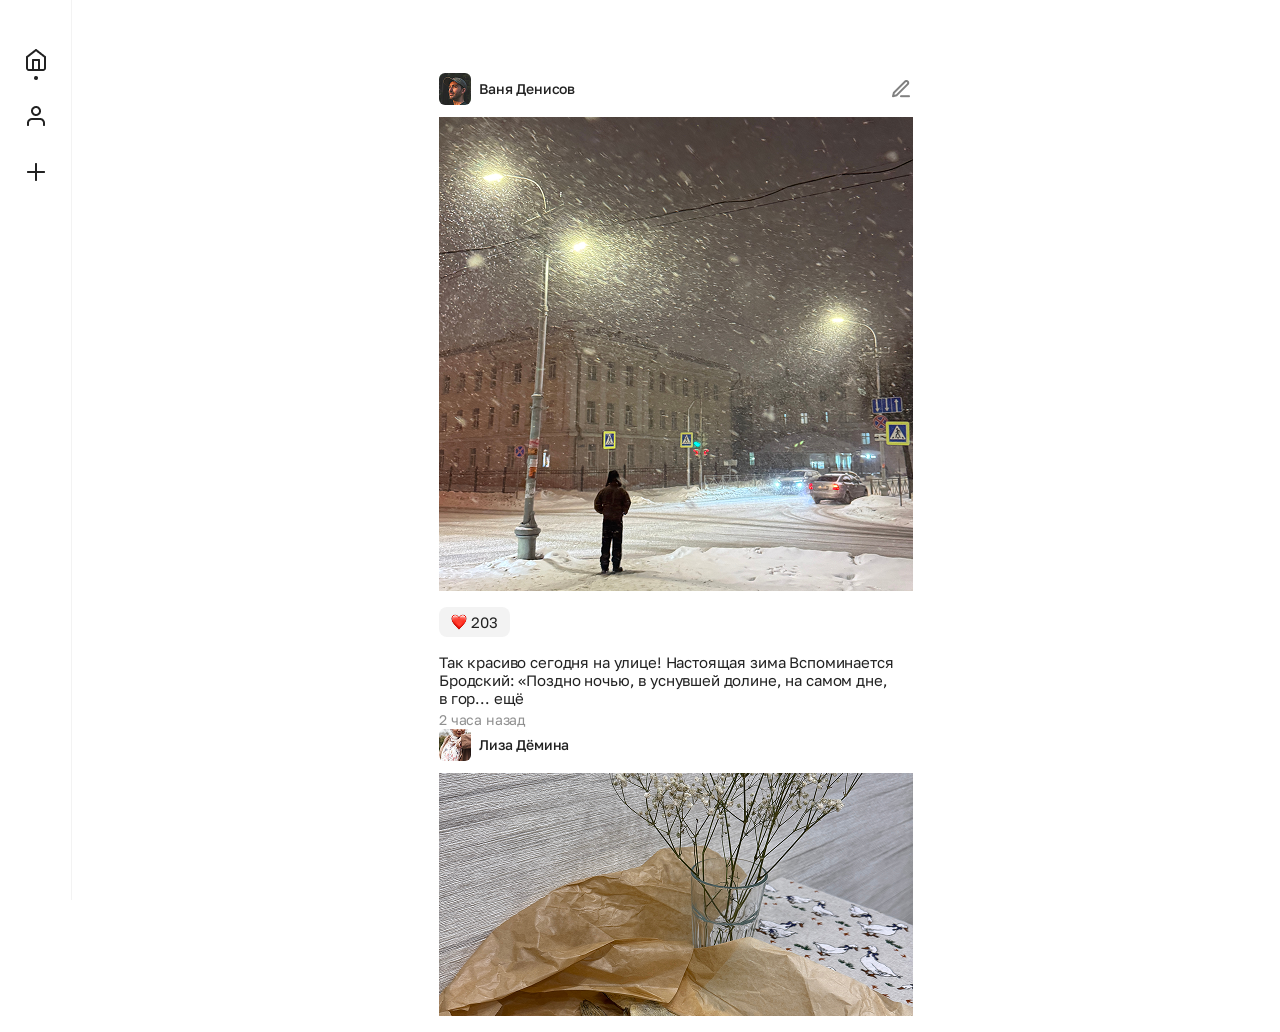
<file: home/index.html>
<!DOCTYPE html>
<html lang="ru">
<head>
    <meta charset="UTF-8">
    <meta name="viewport" content="width=device-width, initial-scale=1.0">
    <title>Лента</title>
    <link href="style.css" rel="stylesheet">
</head>
<body>
    <header class="sidebar">
        <ul class="sidebar__list">
            <li class="sidebar__item">
                <a href="#">
                    <img src="assets/home.png" alt="Главная">
                </a>
            </li>
            <li class="sidebar__item">
                <a href="#">
                    <img src="assets/profile.png" alt="Профиль">
                </a>
            </li>
            <li class="sidebar__item">
                <a href="#">
                    <img src="assets/plus.png" alt="Добавить">
                </a>
            </li>
        </ul>
    </header>

    <main class="feed">
        <div class="post">
            <header class="post__header">
                <div class="post__user">
                    <img src="assets/avatar1.png" alt="Ваня Денисов" class="post__avatar"><span class="post__username">Ваня Денисов</span>
                </div>
                <img src="assets/edit.png" alt="Редактировать" class="post__edit-icon">
            </header>

            <div class="post__content">
                <img src="assets/snow_city.png" alt="Снег в городе" class="post__image">
            </div>

            <div class="post__footer">
                <div class="post__likes">
                    <img src="assets/heart.png" alt="Лайк">
                    <span>203</span>
                </div>

                <p class="post__text">
                    Так красиво сегодня на улице! Настоящая зима Вспоминается Бродский: «Поздно ночью, в уснувшей долине, на самом дне, в гор...
                    <span class="post__more">ещё</span>
                </p>

                <p class="post__date">2 часа назад</p>
            </div>   
        </div>    
        <div class="post">
            <header class="post__header">
                <div class="post__user">
                    <img src="assets/avatar2.png" alt="Лиза Дёмина" class="post__avatar">
                    <span class="post__username">Лиза Дёмина</span>
                </div>
            </header>
            <div class="post__content">
                <img src="assets/flowers.png" alt="Цветы на столе" class="post__main-image">
            </div>
        </div>
    </main>
</body>
</html>
</file>
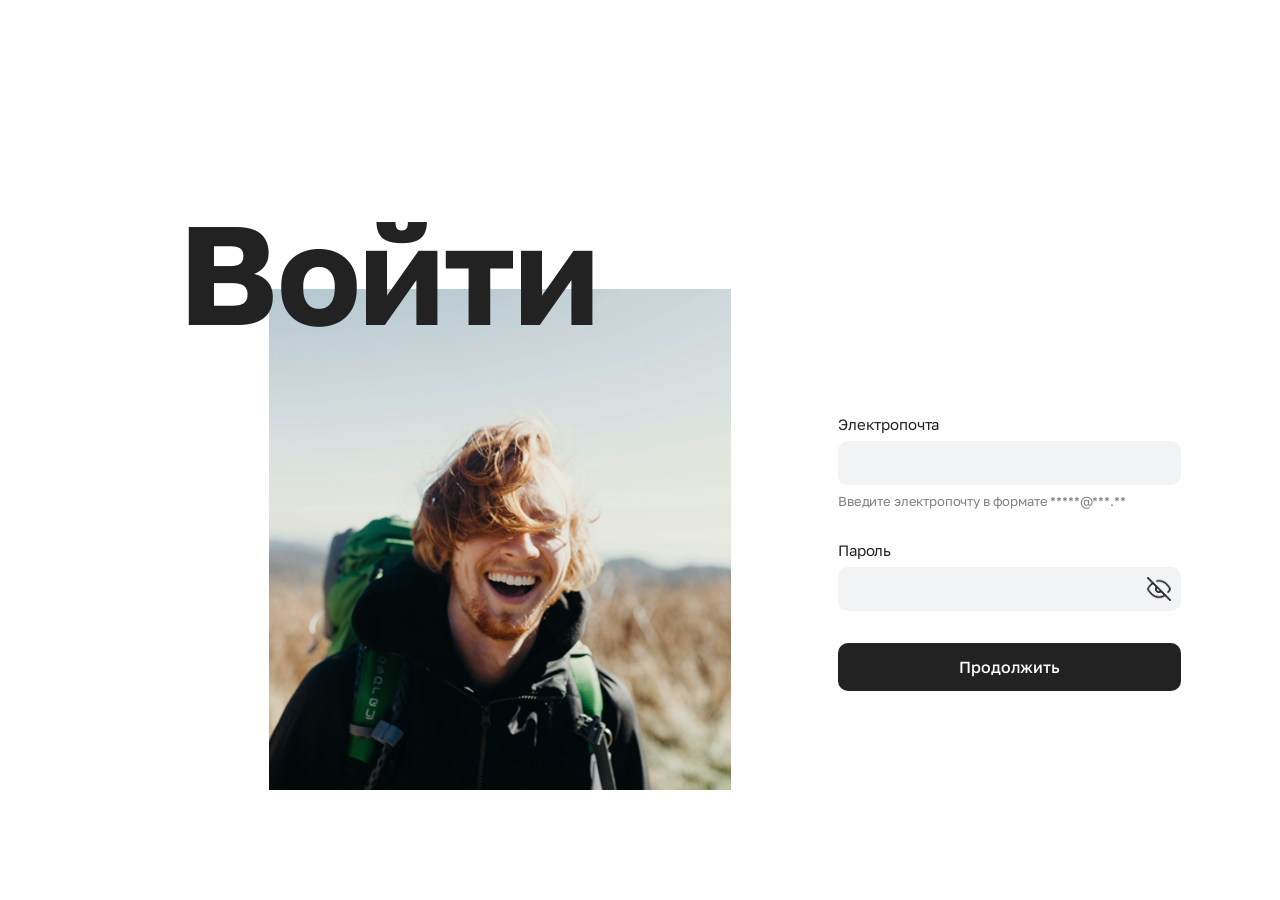
<file: login/index.html>
﻿<!DOCTYPE html>
<html lang="ru">
<head>
    <meta charset="UTF-8">
    <meta name="viewport" content="width=device-width, initial-scale=1.0">
    <title>Авторизация</title>
    <link href="style.css" rel="stylesheet">
</head>
<body>
    <main class="auth">
        <div class="auth__header">
            <h1 class="auth__title">Войти</h1>
            <div class="auth__image-wrapper">
                <img src="assets/auth_background.png" class="auth__image" alt="Портрет пользователя">
            </div>
        </div>

        <div class="auth__content">
            <form class="auth__form" action="#" method="post">
                <div class="auth__field">
                    <label class="auth__label" for="email">Электропочта</label>
                    <input type="email" class="auth__input" id="email">
                    <span class="auth__hint">Введите электропочту в формате *****@***.**</span>
                </div>

                <div class="auth__field">
                    <label class="auth__label" for="pass">Пароль</label>
                    <input class="auth__input auth__input_type_password" type="password" id="pass">
                </div>

                <button type="submit" class="auth__button">Продолжить</button>
            </form>
        </div>
    </main>
</body>
</html>
</file>
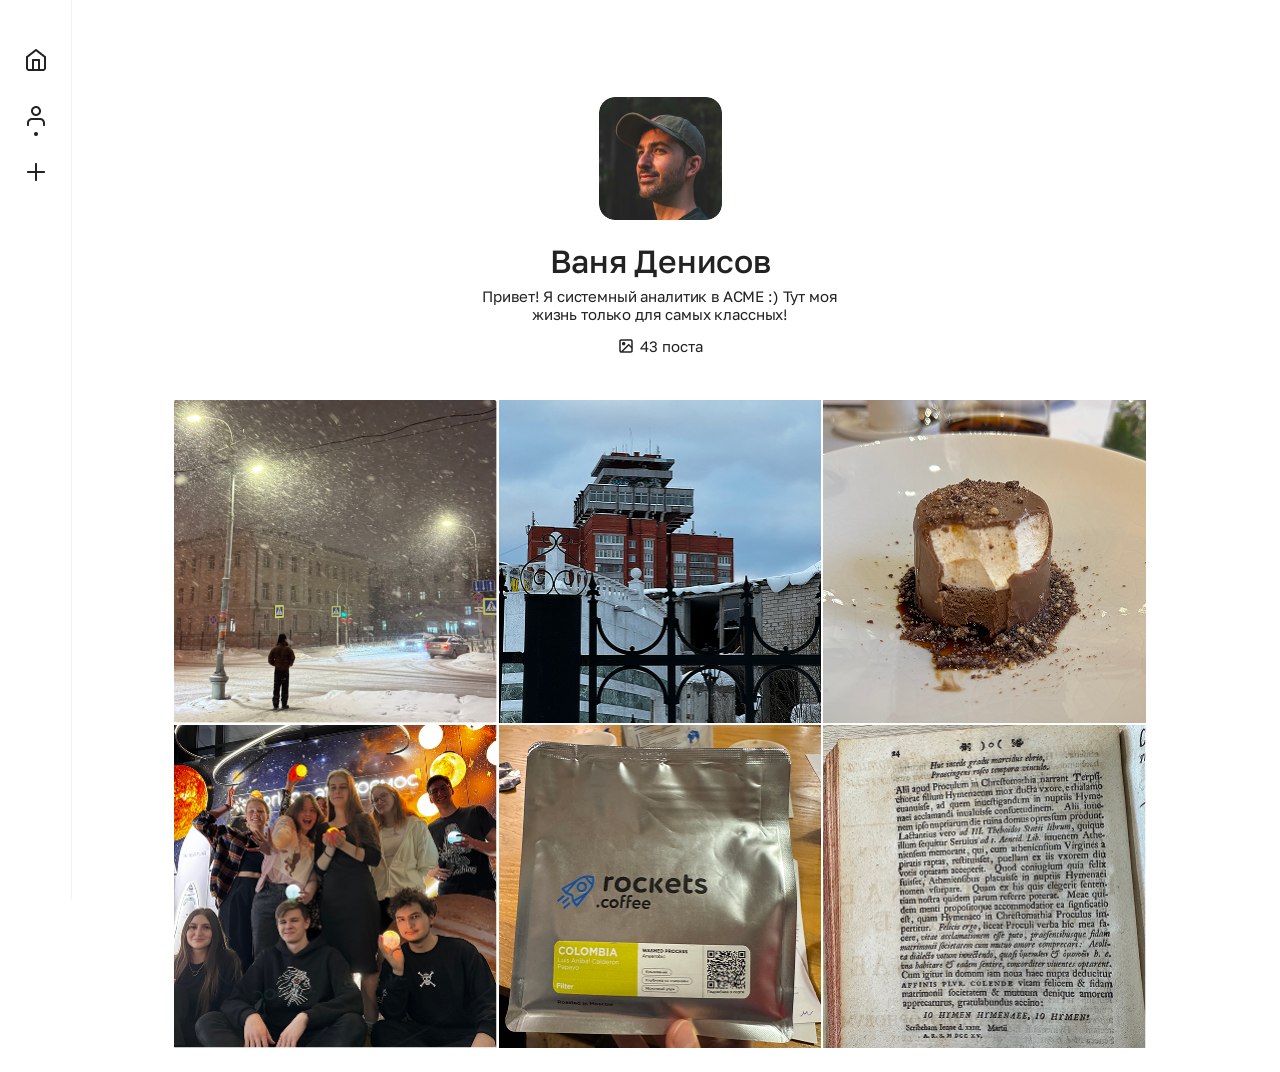
<file: profile/index.html>
<!DOCTYPE html>
<html lang="ru">
<head>
    <meta charset="UTF-8">
    <meta name="viewport" content="width=device-width, initial-scale=1.0">
    <title>Профиль</title>
    <link href="style.css" rel="stylesheet">
</head>
<body>
    <header class="sidebar">
        <ul class="sidebar__list">
            <li class="sidebar__item">
                <a href="#">
                    <img src="assets/home.png" alt="Главная">
                </a>
            </li>
            <li class="sidebar__item">
                <a href="#">
                    <img src="assets/profile.png" alt="Профиль">
                </a>
            </li>
            <li class="sidebar__item">
                <a href="#">
                    <img src="assets/plus.png" alt="Добавить">
                </a>
            </li>
        </ul>
    </header>

    <main class="content">
        <section class="profile">
            <div class="profile__info">
                <img src="assets/avatar1.png" alt="Ваня Денисов" class="profile__avatar">
                <h1 class="profile__name">Ваня Денисов</h1>
                <p class="profile__bio">
                    Привет! Я системный аналитик в ACME :) Тут моя жизнь только для самых классных!
                </p>
                <div class="profile__stats">
                    <img src="assets/grid_icon.png" alt="Иконка сетки" class="profile__stats-icon">
                    <span class="profile__posts-count">43 поста</span>
                </div>
            </div>

            <div class="grid">
                <div class="grid__item">
                    <img src="assets/snow_city.png" alt="Снежный город" class="grid__image">
                </div>
                <div class="grid__item">
                    <img src="assets/building.png" alt="Здание" class="grid__image">
                </div>
                <div class="grid__item">
                    <img src="assets/dessert.png" alt="Десерт" class="grid__image">
                </div>
                <div class="grid__item">
                    <img src="assets/friends.png" alt="Друзья" class="grid__image">
                </div>
                <div class="grid__item">
                    <img src="assets/coffee.png" alt="Кофе" class="grid__image">
                </div>
                <div class="grid__item">
                    <img src="assets/book.png" alt="Книга" class="grid__image">
                </div>
            </div>
        </section>
    </main>

</body>
</html>
</file>
<file: home/style.css>
@import url('https://fonts.googleapis.com/css2?family=Golos+Text:wght@400..900&display=swap');

* {
    margin: 0;
    padding: 0;
    box-sizing: border-box;
}

.sidebar__list {
    list-style-type: none;
    padding: 40px 16px 0;
    display: flex;
    flex-direction: column;
    gap: 16px;
}

body {
    background-color: #FFFFFF;
    font-family: 'Golos Text', sans-serif;
    letter-spacing: -0.15px;
    color: #222222;
    min-height: 100vh;
    padding-left: 72px;
}

.sidebar {
    position: fixed;
    top: 0;
    left: 0;
    width: 72px;
    height: 100vh;
    background-color: #FFFFFF;
    border-right: 1px solid rgba(34, 34, 34, 0.05);
}

.sidebar__item a {
    display: block;
    line-height: 0;
}

.sidebar__item img {
    width: 40px;
    height: 40px;
    display: block;
}

.feed {
    width: 474px;
    margin: 73px auto 0;
}

.feed__posts {
    display: flex;
    flex-direction: column;
    gap: 32px;
}

.post__header {
    display: flex;
    justify-content: space-between;
    align-items: center;
    padding: 0 0 12px;
}

.post__user {
    display: flex;
    align-items: center;
    gap: 8px;
}

.post__avatar {
    width: 32px;
    height: 32px;
    border-radius: 6px;
    display: block;
}

.post__username {
    font-weight: 500;
    font-size: 14px;
    line-height: 18px;
}

.post__edit-icon {
    width: 24px;
    height: 24px;
    cursor: pointer;
    display: block;
}

.post__link {
    display: block;
    color: inherit;
    text-decoration: none;
}

.post__content {
    margin-bottom: 16px;
    line-height: 0;
}

.post__image {
    width: 100%;
    display: block;
    object-fit: cover;
}

.post__footer {
    display: block;
}

.post__likes {
    display: inline-flex;
    align-items: center;
    gap: 4px;
    background-color: rgba(34, 34, 34, 0.05);
    padding: 6px 12px;
    border-radius: 8px;
    margin-bottom: 16px;
}

.post__like-icon {
    width: 16px;
    height: 16px;
    display: block;
}

.post__likes span {
    font-size: 15px;
    font-weight: 400;
    color: #222222;
    line-height: 18px;
}

.post__text {
    font-size: 15px;
    font-weight: 400;
    line-height: 18px;
    color: #222222;
    margin-bottom: 4px;
}

.post__date {
    display: block;
    font-size: 14px;
    color: rgba(34, 34, 34, 0.5);
    line-height: 18px;
    font-weight: 400;
}

.post__button_type_more {
    color: #808080;
    cursor: pointer; 
    font-weight: 400;
    margin-left: 4px;
}

.post__button_type_more:hover {
    text-decoration: underline;
}

.post-view {
    width: min(474px, calc(100vw - 112px));
    margin: 73px auto 0;
}

.post-view__back {
    display: inline-flex;
    align-items: center;
    gap: 8px;
    margin-bottom: 20px;
    color: rgba(34, 34, 34, 0.5);
    font-size: 14px;
    line-height: 18px;
    text-decoration: none;
}

.post-view__back:hover {
    text-decoration: underline;
}

.post-view__error {
    margin-top: 24px;
}
</file>
<file: login/style.css>
﻿@import url('https://fonts.googleapis.com/css2?family=Golos+Text:wght@400..900&display=swap');

* {
    margin: 0;
    padding: 0;
    box-sizing: border-box;
}

body {
    min-height: 100vh;
    background-color: #FFFFFF;
    font-family: 'Golos Text', sans-serif;
    letter-spacing: -0.15px;
    color: #222222;
}

.auth {
    position: relative;
    min-height: 100vh;
}

.auth__header {
    position: static;
}

.auth__title {
    position: absolute;
    top: 182px;
    left: 179px;
    width: 385px;
    height: 180px;
    z-index: 1;
    font-size: 140px;
    line-height: 180px;
    color: #222222;
    font-weight: 700;
    letter-spacing: -1.5px;
}

.auth__image-wrapper {
    position: absolute;
    top: 289px;
    left: 269px;
    width: 462px;
    height: 501px;
}

.auth__image {
    width: 100%;
    height: 100%;
    display: block;
    object-fit: cover;
}

.auth__content {
    position: absolute;
    top: 415px;
    left: 838px;
    width: 343px;
}

.auth__form {
    display: flex;
    flex-direction: column;
    gap: 32px;
}

.auth__field {
    display: flex;
    flex-direction: column;
    gap: 8px;
}

.auth__label {
    display: block;
    font-size: 15px;
    line-height: 18px;
    font-weight: 400;
    color: #222222;
}

.auth__input {
    width: 100%;
    height: 44px;
    padding: 0 14px;
    border: 0;
    border-radius: 10px;
    background-color: #F2F3F5;
    font: inherit;
    color: #222222;
    outline: none;
}

.auth__input_type_password {
    padding-right: 48px;
    background-image: url('assets/incognito_eye.png');
    background-repeat: no-repeat;
    background-position: right 10px center;
    background-size: 24px 24px;
}

.auth__hint {
    display: block;
    font-size: 13px;
    line-height: 16px;
    color: #808080;
}

.auth__button {
    width: 100%;
    height: 48px;
    margin-top: 0;
    border: 0;
    border-radius: 10px;
    background-color: #222222;
    color: #FFFFFF;
    font: inherit;
    font-size: 16px;
    font-weight: 500;
    cursor: pointer;
}
</file>
<file: profile/style.css>
@import url('https://fonts.googleapis.com/css2?family=Golos+Text:wght@400..900&display=swap');

* {
    margin: 0;
    padding: 0;
    box-sizing: border-box; 
}

body {
    background-color: #FFFFFF;
    font-family: 'Golos Text', sans-serif;
    color: #222222;
    min-height: 100vh;
}

.sidebar {
    position: fixed;
    top: 0;
    left: 0;
    width: 72px;
    height: 100vh;
    background-color: #FFFFFF;
    border-right: 1px solid rgba(34, 34, 34, 0.05);
}

.sidebar__list {
    list-style-type: none;
    padding: 40px 16px 0;
    display: flex;
    flex-direction: column;
    gap: 16px;
}

.sidebar__item a {
    display: block;
    line-height: 0;
}

.sidebar__item img {
    width: 40px;
    height: 40px;
    display: block;
}

.content {
    width: 100%;
    padding: 0 32px 24px 72px;
}

.profile {
    width: min(100%, 972px);
    margin: 0 auto;
}

.profile__info {
    text-align: center;
    margin-bottom: 42px;
}

.profile__avatar {
    width: 123px; 
    height: 123px;
    border-radius: 16px;
    margin: 97px 0 20px;
    object-fit: cover; 
}

.profile__name {
    font-size: 32px;
    font-weight: 500;
    margin-bottom: 8px;
    letter-spacing: -0.25px;
    line-height: 1.1;
}

.profile__bio {
    font-size: 15px;
    font-weight: 400;
    max-width: 361px;
    letter-spacing: -0.15px;
    line-height: 1.2;
    margin: 0 auto 14px;
}

.profile__stats {
    display: inline-flex;
    align-items: center;
    gap: 6px;
    font-size: 15px;
    line-height: 18px;
}

.profile__stats-icon {
    width: 16px;
    height: 16px;
    display: block;
}

.grid {
    display: grid;
    grid-template-columns: repeat(3, minmax(0, 1fr));
    gap: 2px;
}

.grid__item {
    min-width: 0;
}

.grid__image {
    width: 100%;
    aspect-ratio: 1 / 1; 
    object-fit: cover;
    display: block;
    transition: opacity 0.2s ease;
}

.grid__image:hover {
    opacity: 0.8;
}
</file>
